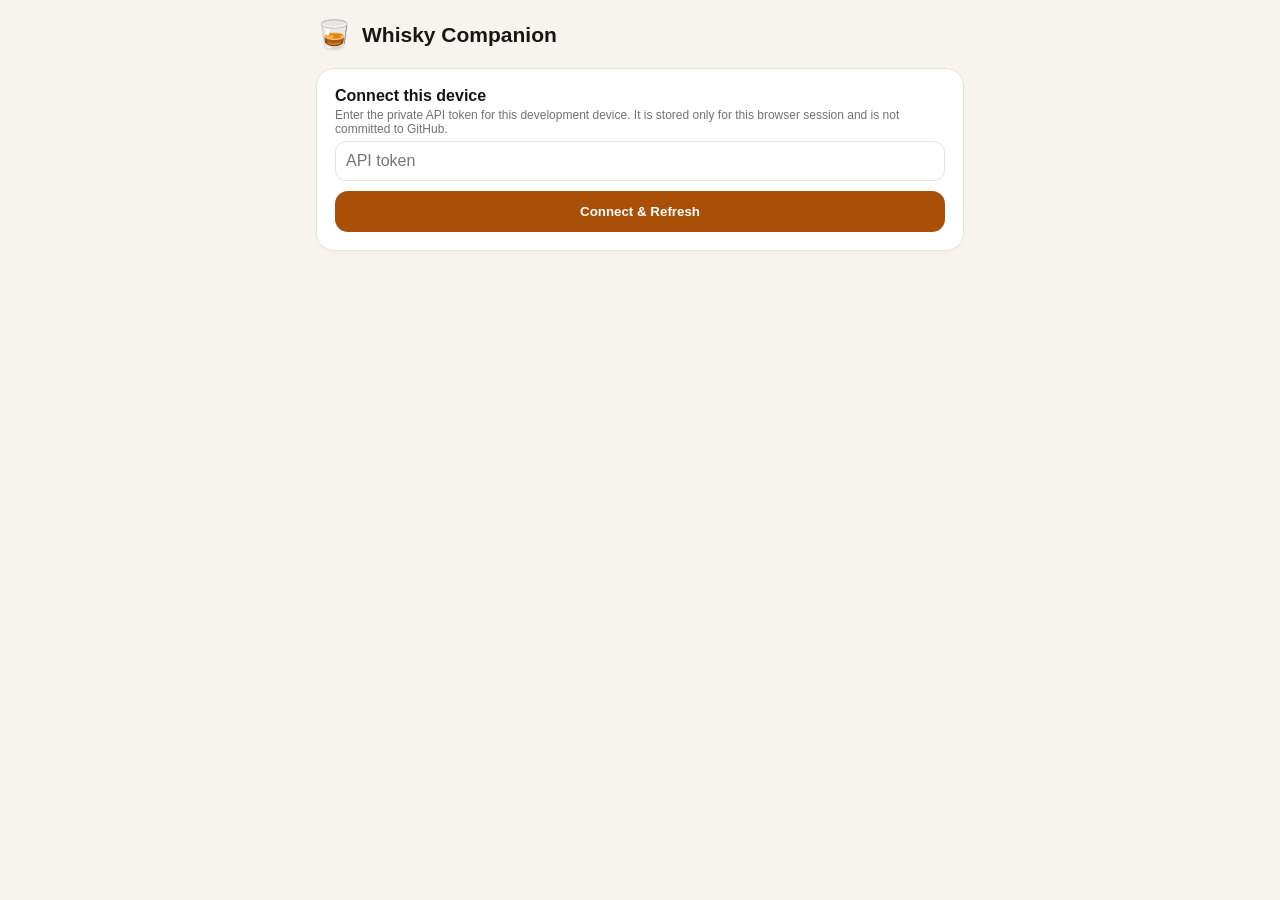
<file: index.html>
<!doctype html>
<html lang="en">
<head>
  <meta charset="utf-8">
  <meta name="viewport" content="width=device-width,initial-scale=1,viewport-fit=cover">
  <meta name="theme-color" content="#fffaf4">
  <meta name="apple-mobile-web-app-capable" content="yes">
  <meta name="apple-mobile-web-app-status-bar-style" content="default">
  <meta name="apple-mobile-web-app-title" content="Whisky Companion">
  <title>Whisky Companion</title>
  <link rel="stylesheet" href="styles.css?v=20261116sessions">
</head>
<body>
  <div id="app"></div>
  <script src="config.js?v=20261010dryrun"></script>
  <script src="wc2-data.js?v=20261011final-cleanup"></script>
  <script src="wc2-competition-integration.js?v=staging-20261103"></script>
  <script src="wc2-drams-insights.js?v=20261116drams"></script>
  <script src="wc2-sessions-insights.js?v=20261116sessions"></script>
  <script src="wc2-consumption-insights.js?v=20261117"></script>
  <script src="wc2-insights.js?v=20261117consumption"></script>
  <script src="app.js?v=20261115collection"></script>
</body>
</html>
</file>
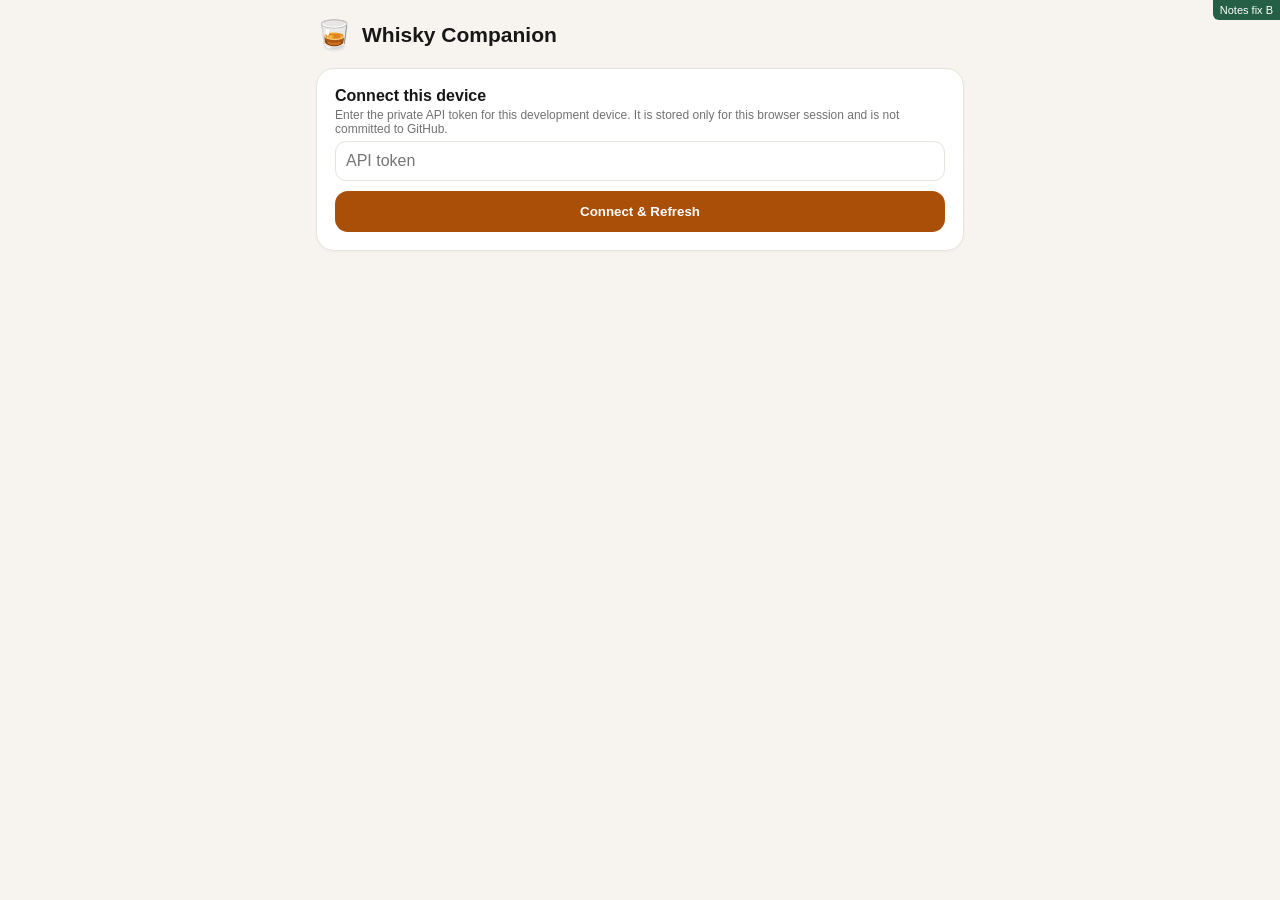
<file: notes-fix-test.html>
<!doctype html>
<html lang="en">
<head>
  <meta charset="utf-8">
  <meta name="viewport" content="width=device-width,initial-scale=1,viewport-fit=cover">
  <meta name="theme-color" content="#fffaf4">
  <meta name="apple-mobile-web-app-capable" content="yes">
  <meta name="apple-mobile-web-app-status-bar-style" content="default">
  <meta name="apple-mobile-web-app-title" content="Whisky Companion">
  <title>Whisky Companion</title>
  <link rel="stylesheet" href="styles.css?v=20261010dryrun">
</head>
<body>
  <div id="app"></div>
  <script src="config.js?v=20261010dryrun"></script>
  <script src="wc2-data.js?v=20261010notesdiagnosticB"></script>
  <script src="app.js?v=20261010notesdiagnosticB"></script>
<div id="wc2-build-id" style="position:fixed;top:0;right:0;z-index:99999;background:#245f46;color:white;font-size:11px;padding:4px 7px;border-radius:0 0 0 6px">Notes fix B</div>
</body>
</html>
</file>
<file: styles.css>
:root{--bg:#f7f4ef;--card:#fff;--ink:#171717;--muted:#727272;--line:#e8e3dc;--accent:#a94f08;--accent2:#d98a43;--green:#16865b;--radius:18px}*{box-sizing:border-box}body{margin:0;background:var(--bg);color:var(--ink);font-family:-apple-system,BlinkMacSystemFont,"Segoe UI",sans-serif}.shell{max-width:680px;margin:auto;min-height:100vh;padding:18px 16px 92px}.topbar{display:flex;align-items:center;justify-content:space-between;margin-bottom:16px}.brand{display:flex;gap:10px;align-items:center}.logo{font-size:29px}.title{font-size:21px;font-weight:800}.sync{font-size:12px;color:var(--muted);margin-top:2px}.hero{background:linear-gradient(135deg,#49301f,#a96325);color:white;border-radius:22px;padding:24px 20px;margin-bottom:16px;min-height:128px;display:flex;flex-direction:column;justify-content:end}.hero h1{font-size:27px;margin:0 0 4px}.hero p{margin:0;opacity:.88}.sectionHead{display:flex;justify-content:space-between;align-items:center;margin:20px 2px 10px}.sectionHead h2{font-size:17px;margin:0}.linkBtn,.iconBtn{border:0;background:none;color:var(--muted);font:inherit;cursor:pointer}.kpis{display:grid;grid-template-columns:repeat(3,1fr);gap:9px}.card{background:var(--card);border:1px solid var(--line);border-radius:var(--radius);box-shadow:0 1px 3px #00000008}.kpi{padding:14px 10px;min-height:100px}.kpi .value{font-size:22px;font-weight:850}.kpi .label{font-size:12px;margin-top:5px}.kpi .sub{font-size:11px;color:var(--muted);margin-top:4px}.list{overflow:hidden}.row{display:flex;align-items:center;gap:12px;padding:13px;border-bottom:1px solid var(--line)}.row:last-child{border-bottom:0}.thumb{width:48px;height:56px;border-radius:11px;background:#efe7dd;display:grid;place-items:center;font-size:24px;flex:0 0 auto}.grow{min-width:0;flex:1}.name{font-weight:750}.meta{font-size:12px;color:var(--muted);margin-top:3px}.score{width:40px;height:40px;border-radius:50%;background:#fff0e1;color:#8d4309;display:grid;place-items:center;font-weight:800}.trip{display:flex;align-items:center;gap:12px;padding:14px}.tripIcon{width:64px;height:58px;border-radius:13px;background:#dfe9dd;display:grid;place-items:center;font-size:28px}.quick{display:grid;grid-template-columns:repeat(4,1fr);gap:8px}.quick button{border:0;border-radius:15px;padding:13px 5px;background:var(--card);font-size:11px;box-shadow:inset 0 0 0 1px var(--line)}.quick span{display:block;font-size:22px;margin-bottom:5px}.bottom{position:fixed;left:0;right:0;bottom:0;background:#ffffffed;backdrop-filter:blur(14px);border-top:1px solid var(--line);z-index:5}.bottomInner{max-width:680px;margin:auto;display:grid;grid-template-columns:repeat(5,1fr);padding:7px 8px calc(7px + env(safe-area-inset-bottom))}.bottom button{border:0;background:none;color:#6f7479;font-size:10px;padding:5px 1px}.bottom button span{display:block;font-size:20px;margin-bottom:2px}.bottom button.active{color:var(--accent);font-weight:750}.status{display:flex;gap:8px;align-items:center}.dot{width:8px;height:8px;border-radius:50%;background:var(--green)}.refreshing{opacity:.55;pointer-events:none}.notice{position:fixed;left:18px;right:18px;bottom:86px;max-width:644px;margin:auto;background:#222;color:white;padding:12px 14px;border-radius:13px;text-align:center;z-index:10}.setup{padding:18px}.setup input{width:100%;padding:12px;border:1px solid var(--line);border-radius:12px;margin:10px 0}.primary{width:100%;border:0;border-radius:13px;padding:13px;background:var(--accent);color:white;font-weight:750}.placeholder{padding:30px 18px;text-align:center;color:var(--muted)}@media(max-width:390px){.shell{padding-left:12px;padding-right:12px}.kpi{padding:12px 8px}.kpi .value{font-size:20px}}

.collectionSummary{display:grid;grid-template-columns:repeat(4,1fr);gap:8px;margin-bottom:14px}.collectionSummary div{background:#fff;border:1px solid var(--line);border-radius:15px;padding:12px 8px;text-align:center}.collectionSummary strong{display:block;font-size:20px}.collectionSummary span{display:block;font-size:10px;color:var(--muted);margin-top:2px}.segmented{display:grid;grid-template-columns:repeat(4,1fr);background:#ece7df;border-radius:14px;padding:3px;margin-bottom:11px}.segmented button{border:0;background:transparent;border-radius:11px;padding:8px 2px;font-size:11px;color:#666}.segmented button.active{background:#fff;color:var(--ink);font-weight:750;box-shadow:0 1px 3px #00000010}.segmented small{display:block;font-size:9px;margin-top:2px;color:var(--muted)}.searchbox{height:44px;background:#fff;border:1px solid var(--line);border-radius:14px;display:flex;align-items:center;gap:8px;padding:0 12px}.searchbox input{border:0;outline:0;background:transparent;width:100%;font:inherit;font-size:13px}.searchbox button{border:0;background:none;font-size:20px;color:var(--muted)}.bottleGrid{display:grid;gap:9px}.bottleCard{padding:12px;display:flex;gap:12px;cursor:pointer}.bottleArt{width:58px;min-height:82px;border-radius:13px;background:#efe7dd;display:grid;place-items:center;font-size:30px;flex:0 0 auto}.bottleTop{display:flex;justify-content:space-between;gap:8px;align-items:start}.expression{font-size:13px;margin-top:2px}.pill{font-size:9px;font-weight:750;padding:5px 7px;border-radius:999px;background:#eee;white-space:nowrap}.pill.open{background:#e3f4eb;color:#17714e}.pill.sealed{background:#e8edf8;color:#415a91}.pill.finished{background:#f0ece8;color:#766c64}.fillLine{margin-top:9px}.fillLine>div:first-child{display:flex;justify-content:space-between;font-size:10px;color:var(--muted)}.fillTrack{height:5px;background:#eee;border-radius:99px;margin-top:4px;overflow:hidden}.fillTrack i{display:block;height:100%;background:var(--accent2);border-radius:99px}.bottleFoot{display:flex;justify-content:space-between;margin-top:9px;font-size:10px;color:var(--muted)}.backBtn{border:0;background:none;padding:0;color:var(--accent);font:inherit;font-weight:700}.detailHero{padding:20px;display:flex;align-items:center;gap:18px}.detailBottle{width:90px;height:120px;border-radius:18px;background:#efe7dd;display:grid;place-items:center;font-size:48px;flex:0 0 auto}.eyebrow{font-size:12px;color:var(--muted);font-weight:700}.detailHero h1{font-size:22px;margin:5px 0 10px}.detailActions{display:grid;grid-template-columns:repeat(3,1fr);gap:8px;margin-top:10px}.detailActions button{border:1px solid var(--line);background:#fff;border-radius:14px;padding:11px;font-size:18px}.detailActions span{display:block;font-size:10px;margin-top:3px}.detailList{overflow:hidden}.detailList>div{display:flex;justify-content:space-between;gap:20px;padding:12px 14px;border-bottom:1px solid var(--line);font-size:12px}.detailList>div:last-child{border-bottom:0}.detailList span{color:var(--muted)}.detailList b{text-align:right}.notes{padding:14px;font-size:13px;line-height:1.5}

.searchFilterRow{display:grid;grid-template-columns:minmax(0,1fr) auto;gap:8px;align-items:center}.filterBtn{height:44px;border:1px solid var(--line);background:#fff;border-radius:14px;padding:0 13px;font-weight:700}.filterPanel{margin-top:9px;padding:12px}.filterGrid{display:grid;grid-template-columns:repeat(2,minmax(0,1fr));gap:10px}.filterGrid label{font-size:10px;color:var(--muted);font-weight:700}.filterGrid select,.filterGrid input{display:block;width:100%;margin-top:5px;border:1px solid var(--line);border-radius:10px;background:#fff;padding:9px 8px;box-sizing:border-box}.clearFilters{margin-top:10px;border:0;background:none;font-weight:700}.filterChips{display:flex;gap:6px;overflow-x:auto;padding:9px 0}.filterChips button{border:0;border-radius:999px;padding:6px 9px;white-space:nowrap;font-size:10px}@media(max-width:430px){.collectionSummary{grid-template-columns:repeat(2,1fr)}.searchFilterRow{grid-template-columns:1fr}.filterBtn{width:100%}}

.detailActions.four{grid-template-columns:repeat(4,1fr)}.dangerAction{color:#9b2c2c}.setup label{display:block;font-size:11px;color:var(--muted);font-weight:700;margin:10px 0}.setup select,.setup textarea,.setup input{width:100%;margin-top:5px;border:1px solid var(--line);border-radius:11px;padding:10px;background:#fff;font:inherit;box-sizing:border-box}.setup textarea{resize:vertical;line-height:1.4}

.bottleThumb{width:100%;height:100%;max-height:90px;object-fit:contain;display:block}.bottleHeroImage{width:100%;height:100%;max-height:190px;object-fit:contain;display:block}

/* Tastings mobile layout */
.tastingSearchLabel{display:block;font-size:12px;font-weight:650;color:var(--muted);margin:16px 0 10px}
.tastingSearchLabel input{display:block;width:100%;height:44px;margin-top:7px;padding:0 13px;border:1px solid var(--line);border-radius:13px;background:white;font:inherit;font-size:15px;color:var(--ink)}
.tastingSessionRow{display:block;width:100%;text-align:left;padding:15px 16px;margin:0 0 9px;border-radius:16px;color:var(--ink);font:inherit;cursor:pointer;line-height:1.4}
.tastingSessionRow strong{display:block;font-size:15px;line-height:1.35;color:var(--ink);overflow-wrap:anywhere}
.tastingSessionRow .meta{font-size:12px;margin-top:5px;line-height:1.4}
.tastingSessionHero{padding:18px;margin-bottom:15px;overflow:hidden}
.tastingSessionHero h2{font-size:21px;line-height:1.3;margin:0 0 12px;overflow-wrap:anywhere}
.tastingSessionHero p{font-size:13px;margin:10px 0;overflow-wrap:anywhere}
.tastingDram{padding:16px;margin-bottom:10px;overflow:hidden}
.tastingDram>strong{display:block;font-size:16px;line-height:1.35;overflow-wrap:anywhere}
.tastingDram .meta{margin:7px 0 12px;overflow-wrap:anywhere}
.tastingNote{border-top:1px solid var(--line);padding:10px 0 0;margin-top:10px}
.tastingNote span{display:block;font-size:11px;font-weight:750;color:var(--muted);margin-bottom:4px}
.tastingNote p{font-size:13px;line-height:1.5;margin:0;overflow-wrap:anywhere;white-space:pre-wrap}
.tastingSessionHero,.tastingDram,.tastingSessionRow{max-width:100%;min-width:0}

.tastingTabs{grid-template-columns:repeat(2,minmax(0,1fr));margin:12px 0 16px}.tastingTabs button{font-size:13px;padding:11px}.tastingDramCompact{display:block;width:100%;text-align:left;color:var(--ink);font:inherit;cursor:pointer}.tastingDramCompact .eyebrow{margin-bottom:6px;font-size:11px}.tastingDramCompact strong{font-size:16px;line-height:1.4}.tastingDramStats{display:flex;flex-wrap:wrap;gap:8px;margin-top:12px}.tastingDramStats span{display:flex;gap:7px;align-items:center;border-radius:9px;background:#f5f1eb;padding:7px 10px;font-size:12px;color:var(--muted)}.tastingDramStats b{font-size:15px;color:var(--ink)}

.tastingManage{display:flex;gap:9px;margin:13px 0;flex-wrap:wrap}.tastingManage button{border:1px solid var(--line);border-radius:11px;background:#fff;padding:10px 14px;font-weight:700;font-size:12px}.tastingManage .dangerAction{color:#a32d2d}.setup #cancelTastingEdit{margin-top:10px;width:100%}

.wbLink{display:inline-flex;align-items:center;justify-content:center;margin:0 0 12px 12px;padding:8px 12px;border:1px solid #d8b48e;border-radius:10px;background:#fff8f0;color:#95500d;font-size:12px;font-weight:750;text-decoration:none}.wbBottleLink{margin:12px 0}.wbBottleLink .wbLink{margin:0}.tastingSessionHero>.wbLink{margin:12px 0}

.historyTastingLink{display:flex;width:100%;text-align:left;border:0;border-bottom:1px solid var(--line);background:transparent;font:inherit;color:inherit;cursor:pointer;padding:12px 14px}.historyTastingLink .grow{min-width:0}.historyArrow{color:var(--accent);font-size:13px;margin-left:5px}

.tastingDramCompact{padding:10px 12px;margin-bottom:10px}.tastingDramOpen{display:block;width:100%;text-align:left;border:0;background:transparent;padding:0;color:inherit;font:inherit;cursor:pointer}.tastingDramCompact .wbLink{margin:8px 0 0;padding:6px 10px;font-size:11px}.tastingDramCompact .tastingDramStats{margin-top:7px}.tastingDramCompact .tastingDramStats span{padding:5px 8px}

.identityPicker{margin:10px 0 18px;padding:12px;border:1px solid var(--line);border-radius:12px}.identityPicker h3{margin:0 0 6px}.identityPicker input[type=search]{width:100%;margin:10px 0}.identityResults{max-height:270px;overflow:auto}.identityGroup{font-size:12px;font-weight:800;padding:10px 3px 5px}.identityResult{display:block;width:100%;text-align:left;padding:11px 8px;border:0;border-bottom:1px solid var(--line);background:transparent;font-size:12px}.identitySelected{font-size:12px;font-weight:700;margin-top:10px}

.dramEditSection{border:1px solid var(--line);border-radius:13px;padding:12px;margin:12px 0}.dramEditSection>summary{font-weight:800;cursor:pointer;padding:4px 0}.dramEditSection .identityPicker{margin:12px 0 0}.dramEditSection .editFields{margin-top:14px}.dramEditSection .meta{font-size:12px;line-height:1.5}

.descriptorPicker{margin:0 0 15px}.descriptorChips{display:flex;flex-wrap:wrap;gap:7px;margin-top:9px}.descriptorChip{border:1px solid var(--line);background:#fff;border-radius:999px;padding:7px 11px;font-size:12px;font-weight:650;color:inherit}.descriptorChip.active{background:#99501d;color:#fff;border-color:#99501d}

/* Saved structured tasting descriptors */
.dramDescriptorLine{display:flex;align-items:center;flex-wrap:wrap;gap:5px;margin:8px 0;font-size:12px;text-align:left}.dramDescriptorLine>span:first-child{font-weight:700;min-width:43px;color:var(--muted,#6b7280)}.dramDescriptorTag{display:inline-block;border:1px solid #e2cbb7;border-radius:999px;background:#fff6ec;color:#78451e;padding:3px 8px;font-size:11px;font-weight:650}

.tastingCreateBar{margin:14px 0 12px}.tastingCreateBar .primary{display:block;width:100%;min-height:48px;font-size:15px;font-weight:750}


/* Insights: compact mobile-first navigation and metrics */
.wc2-insights{min-width:0;max-width:100%;padding-bottom:16px}
.wc2-insights .wc2-ins-tabs{display:grid;align-items:stretch;gap:4px;width:100%;box-sizing:border-box;background:#ede7df;border-radius:16px;padding:5px;margin:12px 0 14px;overflow:hidden}
.wc2-insights .wc2-ins-tabs button{min-width:0;width:100%;border:0;border-radius:12px;background:transparent;color:#716d68;font:inherit;font-size:12px;font-weight:650;padding:11px 3px;line-height:1.2;white-space:normal;overflow-wrap:normal;cursor:pointer}
.wc2-insights .wc2-ins-tabs button.active{background:#fff;color:#201d1a;box-shadow:0 2px 8px rgba(45,35,22,.08)}
.wc2-insights .wc2-ins-section{grid-template-columns:repeat(5,minmax(0,1fr));margin-top:16px}
.wc2-insights .wc2-ins-section button{font-size:clamp(9px,2.6vw,13px);padding:12px 1px;letter-spacing:-.15px}
.wc2-insights .wc2-ins-screen{grid-template-columns:repeat(4,minmax(0,1fr))}
.wc2-insights .wc2-ins-scope,.wc2-insights .wc2-ins-unit{grid-template-columns:repeat(2,minmax(0,1fr));max-width:100%}
.wc2-insights .wc2-ins-dimension{display:flex;overflow-x:auto;scrollbar-width:none;-webkit-overflow-scrolling:touch;gap:4px}
.wc2-insights .wc2-ins-dimension::-webkit-scrollbar{display:none}
.wc2-insights .wc2-ins-dimension button{width:auto;flex:0 0 auto;padding:10px 12px;white-space:nowrap}
.wc2-insights .kpis{display:grid;grid-template-columns:repeat(2,minmax(0,1fr));gap:10px;margin:12px 0 16px}
.wc2-insights .kpis .card{min-width:0;min-height:0;padding:15px 14px;border-radius:16px;box-sizing:border-box}
.wc2-insights .kpis .value{font-size:clamp(24px,7vw,34px);line-height:1.2;margin-top:5px}
.wc2-insights .kpis .meta{font-size:12px;line-height:1.3}
.wc2-insights .card.setup{padding:17px 16px;margin:12px 0;border-radius:17px}
.wc2-insights .card.setup h3{font-size:17px;line-height:1.35;margin:0 0 13px}
.wc2-insights .detailList>div{padding:11px 3px;font-size:13px;align-items:center}
.wc2-insights .detailList span{min-width:0;overflow-wrap:anywhere}
.wc2-insights .detailList b{flex-shrink:0}
.wc2-insights .wc2-ins-bar{padding:4px 0;font-size:13px}
.wc2-insights .topbar{margin-bottom:8px}
@media(max-width:370px){.wc2-insights .wc2-ins-section button{font-size:9px}.wc2-insights .wc2-ins-screen button{font-size:10px}.wc2-insights .card.setup{padding:14px 12px}}

/* Drams Insights — mobile-friendly filters, ranked rows and score bars */
.wc2-insights .wc2-ins-dram-controls{display:flex;overflow-x:auto;scrollbar-width:none;-webkit-overflow-scrolling:touch}
.wc2-insights .wc2-ins-dram-controls::-webkit-scrollbar{display:none}
.wc2-insights .wc2-ins-dram-controls button{flex:1 0 auto;width:auto;white-space:nowrap;padding:10px 12px}
.wc2-insights .wc2-di-filters{display:grid;grid-template-columns:repeat(2,minmax(0,1fr));gap:10px;margin:12px 0}
.wc2-insights .wc2-di-select{display:flex;flex-direction:column;gap:6px;min-width:0;font-size:12px;font-weight:650;color:#716d68}
.wc2-insights .wc2-di-select select{width:100%;min-width:0;max-width:100%;padding:10px 8px;border:1px solid #ded7ce;border-radius:10px;background:#fff;color:#201d1a;font:inherit;font-size:13px}
.wc2-insights .wc2-di-bar-label{display:flex;align-items:center;justify-content:space-between;gap:8px}
.wc2-insights .wc2-di-bar-label span{min-width:0;overflow-wrap:anywhere}
.wc2-insights .wc2-di-bar-label b{flex-shrink:0;text-align:right}
.wc2-insights .wc2-di-track{height:9px;background:#e9e4dc;border-radius:8px;margin:6px 0 13px;overflow:hidden}
.wc2-insights .wc2-di-track>div{height:100%;background:#8b714f;border-radius:8px}
.wc2-insights [data-di-detail]{cursor:pointer}
.wc2-insights .wc2-di-rank{display:flex;align-items:flex-start;justify-content:space-between;gap:12px;padding:11px 0;border-bottom:1px solid #e9e4dc;font-size:13px}
.wc2-insights .wc2-di-rank>div{min-width:0;overflow-wrap:anywhere}
.wc2-insights .wc2-di-rank strong{flex-shrink:0;font-size:17px}
.wc2-insights .wc2-di-rank .meta{margin-top:5px;font-size:11px}
.wc2-insights .wc2-di-back{background:transparent;border:0;color:#815a36;font-weight:700;padding:8px 0}

/* Sessions Insights comparison columns */
.wc2-insights .wc2-di-compare{display:grid;grid-template-columns:repeat(2,minmax(0,1fr));gap:10px;padding:10px 0;border-bottom:1px solid #e9e4dc;font-size:12px}
.wc2-insights .wc2-di-compare>div{display:flex;flex-direction:column;gap:5px;min-width:0}
.wc2-insights .wc2-di-compare small{color:#716d68;font-size:11px}
.wc2-insights .wc2-di-compare strong{font-size:16px}
</file>
